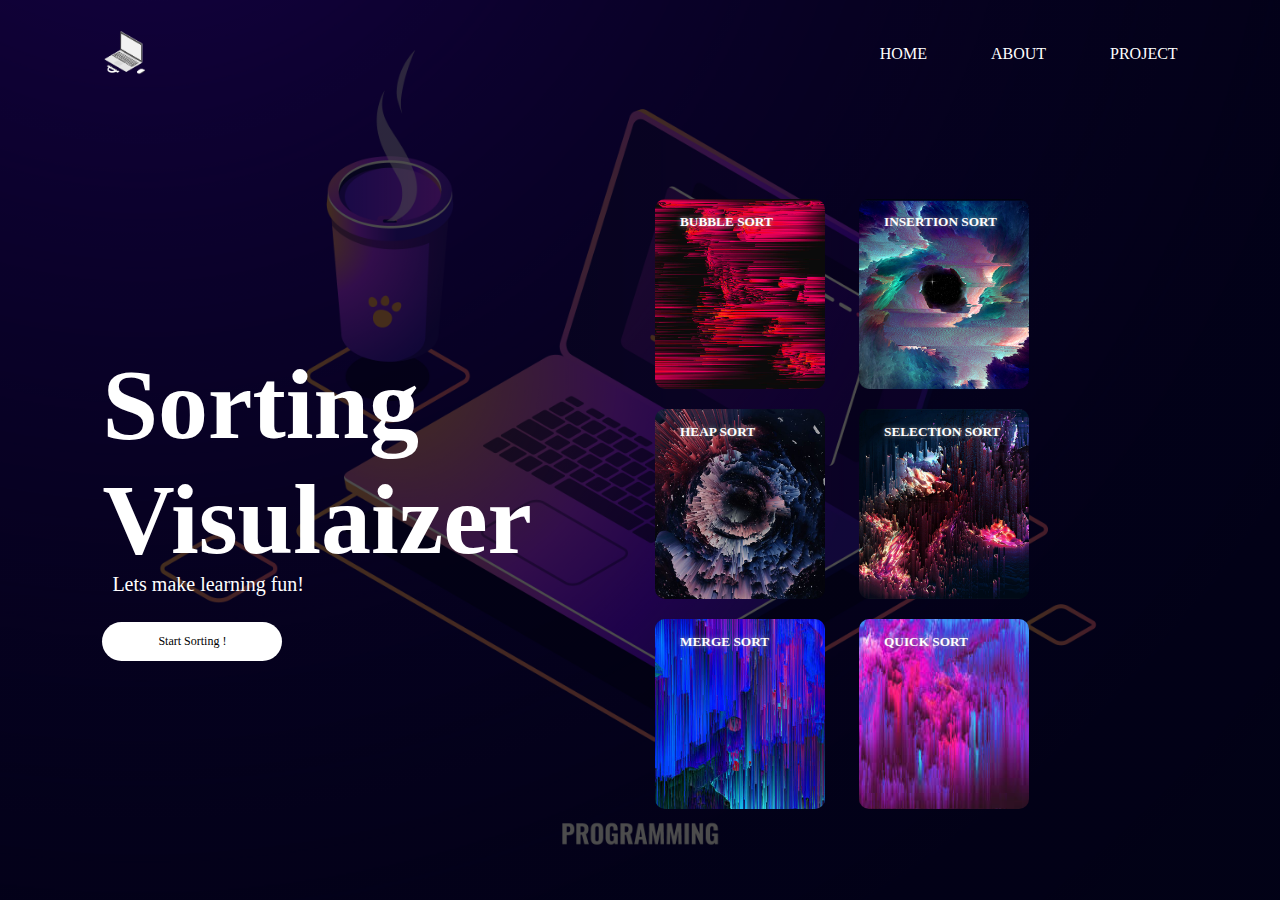
<file: index.html>
<!DOCTYPE html>
<html lang="en">
<head>
    <meta charset="UTF-8">
    <meta http-equiv="X-UA-Compatible" content="IE=edge">
    <meta name="viewport" content="width=device-width, initial-scale=1.0">
    <title>Sorting Visulaizer</title>
    <link rel="stylesheet" href="home.css">
    <link href="project.html">
</head>
<body>
    <div class="container">
       <div class="navbar">
          <img src="./logo.png" class="logo">
          <nav>
              <ul>
                  <li><a href="">HOME</a></li>
                  <li><a href="about (1).html">ABOUT</a></li>
                  <li><a href="project.html">PROJECT</a></li>
              </ul>
          </nav>
    </div>
    <div class="row">
        <div class="col">
            <h1>Sorting Visulaizer</h1>
            <p>Lets make learning fun!</p>
            <button onclick="window.location.href='default.html';">Start Sorting !</button>
        </div>
    <div class="col">
        <div class="card card1">
            <h5>BUBBLE SORT</h5>
            <button onclick="window.location.href='bubblesort.html';"></button>
            <p>  </p>
        </div>
        <div class="card card2">
            <h5>INSERTION SORT</h5>
            <button onclick="window.location.href='insertion.html';"></button>
            <p></p>
        </div>
        <div class="card card3">
            <h5>HEAP SORT</h5>
            <button onclick="window.location.href='heapsort.html';"></button>
            <p></p>
        </div>
        <div class="card card4">
            <h5>SELECTION SORT</h5>
            <button onclick="window.location.href='selectionsort.html';"></button>
            <p></p>
        </div>
        <div class="card card5">
            <h5>MERGE SORT</h5>
            <button onclick="window.location.href='mergesort.html';"></button>
            <p></p>
        </div>
        <div class="card card6">
            <h5>QUICK SORT</h5>
            <button onclick="window.location.href='quicksort.html';"></button>
            <p></p>
        </div>
    </div>
</body>
</html>
</file>
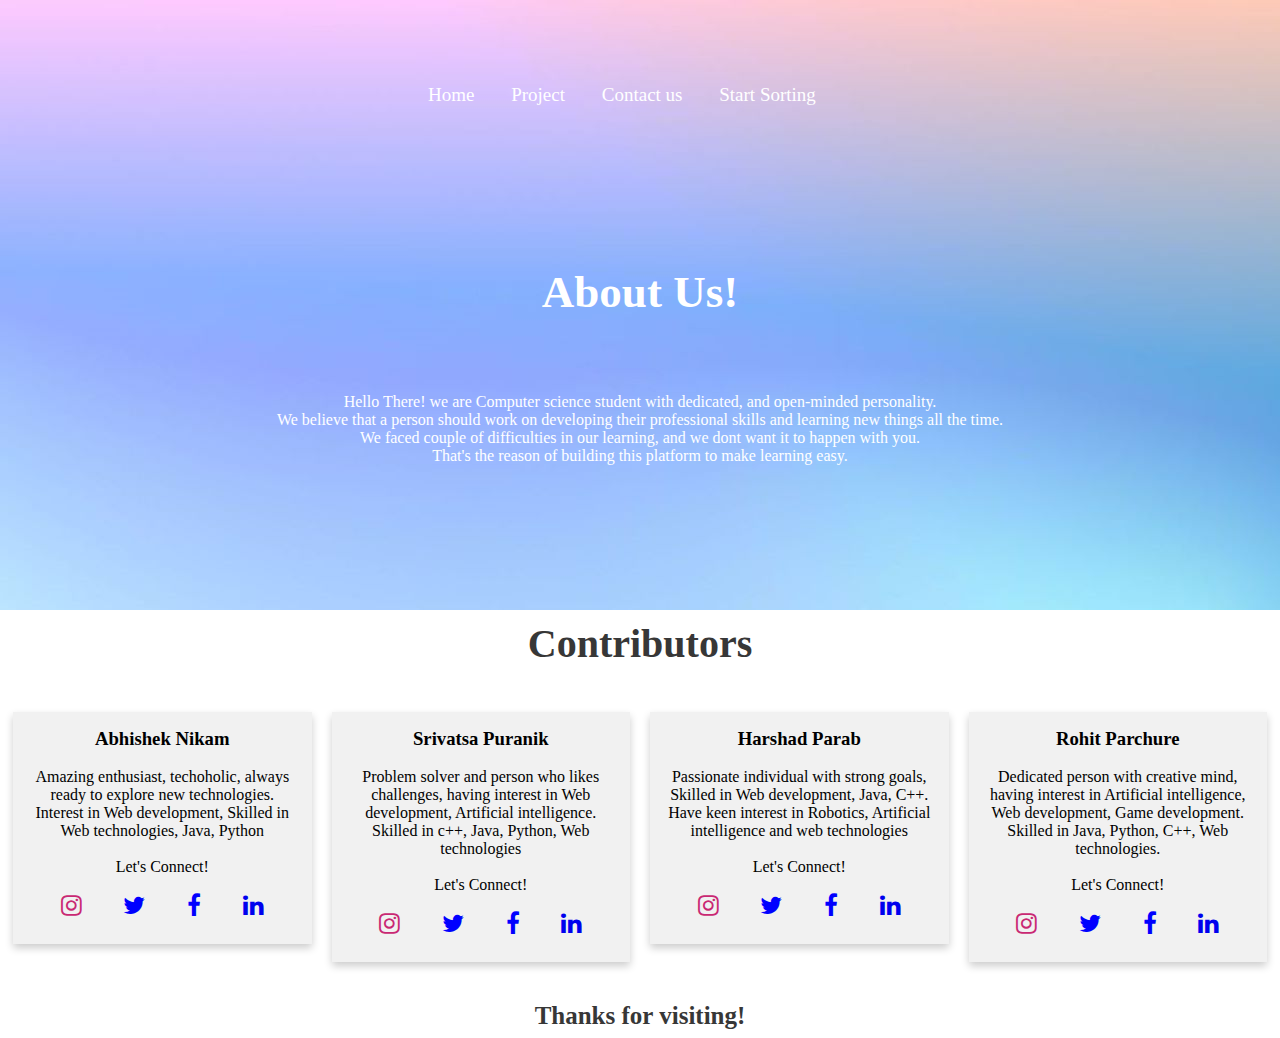
<file: about (1).html>
<!DOCTYPE html>
<html lang="en">

<head>
    <meta charset="UTF-8">
    <meta http-equiv="X-UA-Compatible" content="IE=edge">
    <meta name="viewport" content="width=device-width, initial-scale=1.0">
    <link rel="stylesheet" href="https://cdnjs.cloudflare.com/ajax/libs/font-awesome/4.7.0/css/font-awesome.min.css">
    <title>About us</title>
    <style>
        body {
            background: url("about.jpg");
            background-repeat: no-repeat;

        }

        body h1 {
            text-align: center;
            margin: 160px 0px 50px 0px;
            padding: 0px 0px 0px 0px;
            color: white;
            font-size: 45px;
            font-family: 'Times New Roman', Times, serif;
        }

        body p {
            color: white;
            text-align: center;
            margin: 75px 0px 0px 0px;
        }

        .navigation {
            width: 10px;
            color: white;
            display: block;
            width: 456px;
            margin: 84px auto;
            font-size: 19px;
        }

        .navigation a {
            padding: 16px;
            text-decoration: none;
            color: white;
        }

        .navigation a:hover {
            color: rgb(133, 128, 128);
        }

        section img {
            height: 700px;
            width: 600px;
            margin: 50px 0px 0px 0px;
        }

        section h2 {
            text-align: center;
            margin: 155px 0px 45px 0px;
            font-size: 40px;
            font-family: 'Times New Roman', Times, serif;
            color: rgb(55, 55, 55);
        }

        section .ss1 p {
            color: black;
            font-family: 'Times New Roman', Times, serif;
            margin: 200px 10px 0px 0px;
            float: right;
        }

        footer h3 {
            text-align: center;
            font-size: 25px;
            margin: 40px 0px 0px 0px;
            font-family: 'Times New Roman', Times, serif;
            color: rgb(55, 55, 55);

        }

        * {
            box-sizing: border-box;
        }

        /* Float four columns side by side */
        .column {
            float: left;
            width: 25%;
            padding: 0 10px;
        }

        /* Remove extra left and right margins, due to padding in columns */
        .row {
            margin: 0 -5px;
        }

        /* Clear floats after the columns */
        .row:after {
            content: "";
            display: table;
            clear: both;
        }

        /* Style the counter cards */
        .card {
            box-shadow: 0 4px 8px 0 rgba(0, 0, 0, 0.2);
            /* this adds the "card" effect */
            padding: 16px;
            text-align: center;
            background-color: #f1f1f1;
        }

        /* Responsive columns - one column layout (vertical) on small screens */
        @media screen and (max-width: 600px) {
            .column {
                width: 100%;
                display: block;
                margin-bottom: 20px;
            }
        }

        .column a {
            text-decoration: none;
            margin: 0px 56px 0px 0px;
            padding: 33px;
            border-radius: 50px;

        }

        .card p {
            color: black;
            margin: 0px 0px 0px 0px;
        }

        .card h3 {
            color: black;
            margin: 0px 0px 0px 0px;
        }

        .connect {
            display: flex;
            align-items: baseline;
            align-content: space-between;
            justify-content: space-evenly;
        }

        .connect a {
            text-decoration: none;
            margin: 7px 0px 0px 0px;
            padding: 10px;
            border-radius: 50px;
            font-size: 12px;

        }

        .connect a:hover {
            transform: scale(1.1);
        }

        .fa-instagram {
            color: rgb(201, 40, 115);
        }

        .fa-facebook {
            color: blue;
        }

        .fa-twitter {
            color: blue;
        }

        .fa-youtube {
            color: red;
        }
    </style>
</head>

<body>
    <nav class="navigation">
        <a href="home.html">Home</a>
        <a href="project.html">Project</a>
        <a href="#">Contact us</a>
        <a href="index.html">Start Sorting</a>
    </nav>
    <h1>About Us!</h1>
    <p>Hello There! we are Computer science student with dedicated, and open-minded personality. <br> We believe that a
        person should work on developing their professional skills and learning new things all the time. <br> We faced
        couple of difficulties in our learning, and we dont want it to happen with you. <br>That's the
        reason of building this platform to make learning easy.</p>

    <section>
        <h2>Contributors</h2>
        <div class="row">
            <div class="column">
                <div class="card">
                    <h3>Abhishek Nikam</h3>
                    <br>
                    <p>Amazing enthusiast, techoholic, always ready to explore new technologies. Interest in Web
                        development, Skilled in Web technologies, Java, Python <br><br> Let's Connect!</p>
                    <div class="connect">
                        <a href="#">
                            <i class="fa fa-2x  fa-instagram"></i>
                        </a>
                        <a href="#">
                            <i class="fa fa-2x fa-twitter"></i>
                        </a>
                        <a href="#">
                            <i class="fa fa-2x fa-facebook"></i>
                        </a>
                        <a href="#">
                            <i class="fa fa-2x fa-linkedin"></i>
                        </a>
                    </div>
                </div>
            </div>
            <div class="column">
                <div class="card">
                    <h3>Srivatsa Puranik </h3><br>
                    <p>Problem solver and person who likes challenges, having interest in Web development, Artificial
                        intelligence. Skilled in c++, Java, Python, Web technologies<br><br> Let's Connect!</p>
                    <div class="connect">
                        <a href="#">
                            <i class="fa fa-2x  fa-instagram"></i>
                        </a>
                        <a href="#">
                            <i class="fa fa-2x fa-twitter"></i>
                        </a>
                        <a href="#">
                            <i class="fa fa-2x fa-facebook"></i>
                        </a>
                        <a href="#">
                            <i class="fa fa-2x fa-linkedin"></i>
                        </a>
                    </div>
                </div>
            </div>
            <div class="column">
                <div class="card">
                    <h3>Harshad Parab </h3><br>
                    <p>Passionate individual with strong goals, Skilled in Web development, Java, C++. Have keen
                        interest in Robotics, Artificial intelligence and web technologies<br><br> Let's Connect!</p>
                    <div class="connect">
                        <a href="#">
                            <i class="fa fa-2x  fa-instagram"></i>
                        </a>
                        <a href="#">
                            <i class="fa fa-2x fa-twitter"></i>
                        </a>
                        <a href="#">
                            <i class="fa fa-2x fa-facebook"></i>
                        </a>
                        <a href="#">
                            <i class="fa fa-2x fa-linkedin"></i>
                        </a>
                    </div>
                </div>
            </div>
            <div class="column">
                <div class="card">
                    <h3>Rohit Parchure </h3><br>
                    <p>Dedicated person with creative mind, having interest in Artificial intelligence, Web development,
                        Game development. Skilled in Java, Python, C++, Web technologies.<br><br> Let's Connect!</p>
                    <div class="connect">
                        <a href="#">
                            <i class="fa fa-2x  fa-instagram"></i>
                        </a>
                        <a href="#">
                            <i class="fa fa-2x fa-twitter"></i>
                        </a>
                        <a href="#">
                            <i class="fa fa-2x fa-facebook"></i>
                        </a>
                        <a href="#">
                            <i class="fa fa-2x fa-linkedin"></i>
                        </a>
                    </div>
                </div>
            </div>
        </div>
    </section>
    <footer>
        <h3>Thanks for visiting!</h3>
    </footer>
</body>

</html>
</file>
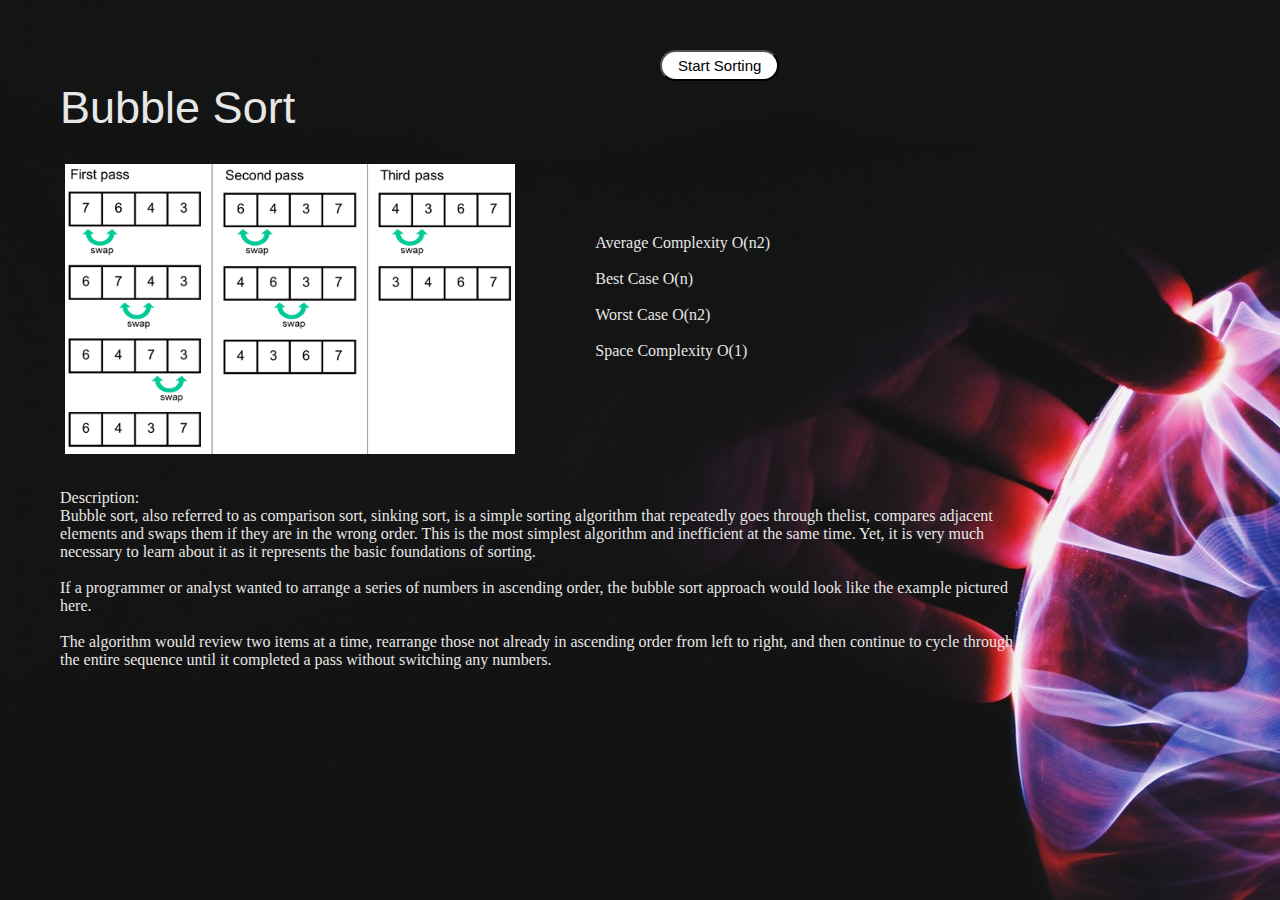
<file: bubblesort.html>
<!DOCTYPE html>
<html lang="en">

<head>
    <meta charset="UTF-8">
    <meta http-equiv="X-UA-Compatible" content="IE=edge">
    <meta name="viewport" content="width=device-width, initial-scale=1.0">
    <title>Bubble Sort</title>
    <style>
        body {
            margin: auto;
            padding: auto;
            background: url("bubble.jpg");
            height: auto;
            width: auto;
            background-repeat: no-repeat;
        }
        section div {
            font-size: 45px;
            font-family: sans-serif;
            color: rgb(231, 231, 231);
            margin: 1px 190px 0px 60px;
        }
        article img {
            width: 450px;
            padding: 30px;
            margin: 0px 0px 0px 35px;

        }
        .description {
    
            color: rgb(231, 231, 231);
            width: 961px;
            margin: 1px 15px 0px 60px;
        }
        article p{
            color: rgb(231, 231, 231);;
            float: right;
            padding: 0px 0px 0px 0px;
            margin: 100px 510px 0px 0px;
        }
        .nav button{
            border-radius: 55px;
            border-color: black;
            background-color: white;
            border-width: 2px;
            font-family: sans-serif;
            font-size: 15px;
            padding: 5px 16px 5px 16px;
            margin:  50px 0px 0px 660px;
        }
        .nav button:hover{
            color: white;
            background-color: black;
            border-color: white;
        }
    </style>
</head>

<body>
    <div class="nav">
        <button onclick="window.location.href='index.html';">Start Sorting</button>
    </div>
    <section>
        <div>
            Bubble Sort
        </div>
    </section>

    <article>
        <p>
            Average Complexity O(n2) <br><br>
            Best Case O(n) <br><br>
            Worst Case O(n2) <br><br>
            Space Complexity O(1) <br><br>
        </p>
        <img src="sorting.png" alt="sorting">
    </article>

    <div class="description">
        Description:<br>
        Bubble sort, also referred to as comparison sort, sinking sort, is a simple sorting algorithm that repeatedly
        goes through thelist, compares adjacent elements and swaps them if they are in the wrong order. This is the most simplest
        algorithm and inefficient at the same time. Yet, it is very much necessary to learn about it as it represents
        the basic foundations of sorting.
        <br><br>
        If a programmer or analyst wanted to arrange a series of numbers in ascending order, the bubble sort approach
        would look like the example pictured here.
        <br><br>
        The algorithm would review two items at a time, rearrange those not already in ascending order from left to
        right, and then continue to cycle through the entire sequence until it completed a pass without switching any
        numbers.
    </div>
</body>

</html>
</file>
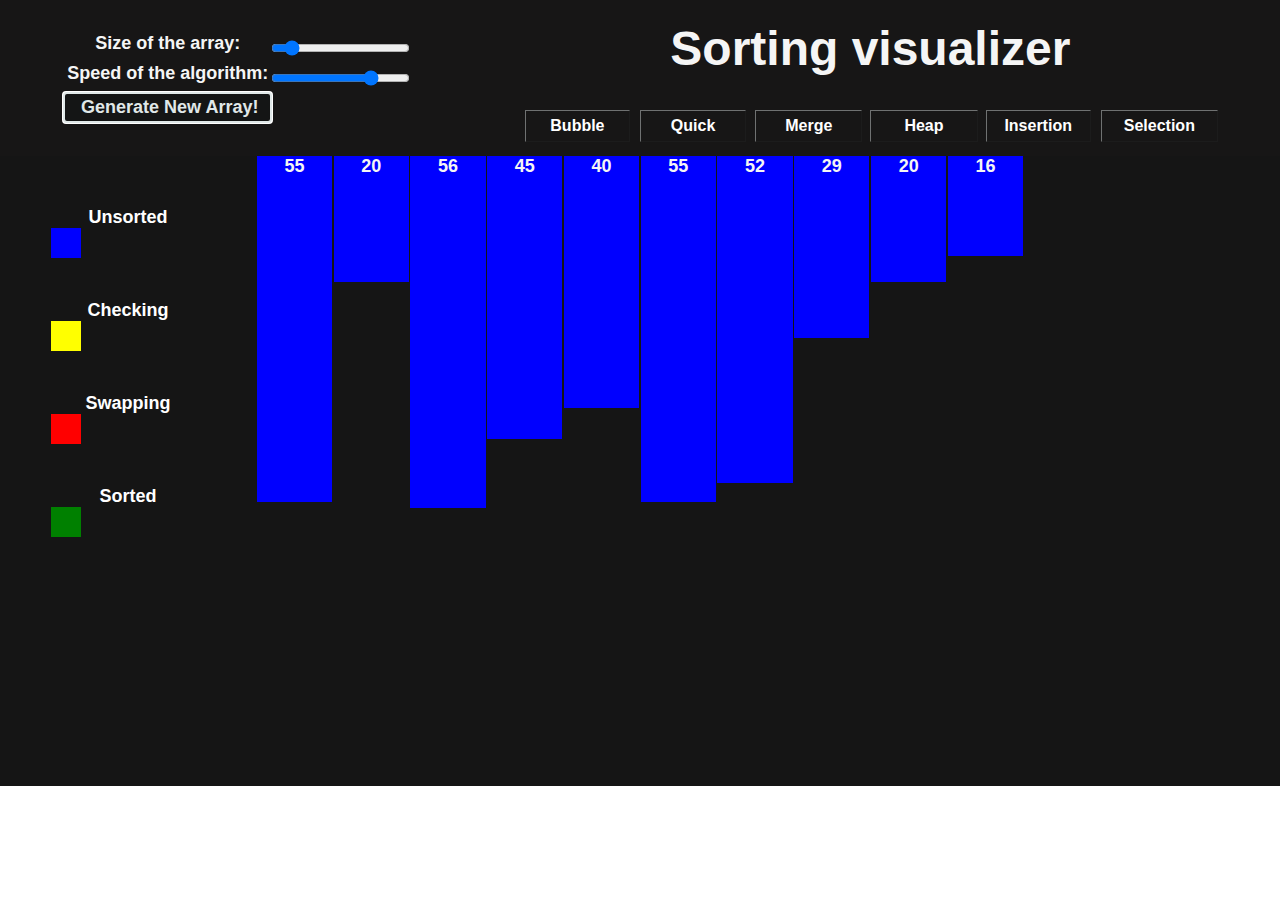
<file: default.html>
<!DOCTYPE html>
<html lang="en">
<head>
    <meta charset="UTF-8">
    <meta name="viewport" content="width=device-width, initial-scale=1.0">
    <title>Sorting Visualizer</title>
    <link rel="stylesheet" href="./css/style.css">
    
</head>
<body>

    <header>
        <nav>
            <div class="array-inputs">
                <p>Size of the array:</p>
                <input id="a_size" type="range" min="0" max="100" step="1" value="10">
                <p>Speed of the algorithm:</p>
                <input id="a_speed" type="range" min=1 max=5 step=1 value=4>
                <button id="a_generate">Generate New Array!</button>
            </div>
            <div class="header_right">
                <p class="nav-heading">Sorting visualizer</p>
                <div class="algos">
                    <button style="margin-right: 10px;">Bubble</button>
                    <button style="margin-right: 9px;">Quick</button>
                    <button style="margin-right: 8px;">Merge</button>
                    <button style="margin-right: 8px;">Heap</button>
                    <button style="margin-right: 10px;">Insertion</button>
                    <button style="margin-right: -2px;">Selection</button>
                </div>
            </div>
        </nav>
    </header>
    <section>
        <div id="Info_Cont1">
            <h1>Unsorted</h1>   
            <div class="triangle">
            </div>
            <br>
            <br>
            <h1>Checking</h1>
            <div class="rectangle"></div>
            <br>
            <br>
            <h1>Swapping</h1>
            <div class="circle"></div>
            <br>
            <br>
            <h1>Sorted</h1>
            <div class="square">
            </div>
        </div>
        <div id="array_container"> 
        </div>
        <div id="Info_Cont2">
        </div>
    </section>
    <footer>
    </footer>

    <script src="./scripts/main.js"></script>   
    <script src="./scripts/visualizations.js"></script> 
    <script src="./scripts/bubble_sort.js"></script>
    <script src="./scripts/selection_sort.js"></script>
    <script src="./scripts/insertion_sort.js"></script>
    <script src="./scripts/merge_sort.js"></script>
    <script src="./scripts/quick_sort.js"></script>
    <script src="./scripts/heap_sort.js"></script>
</body>


</html>
</file>
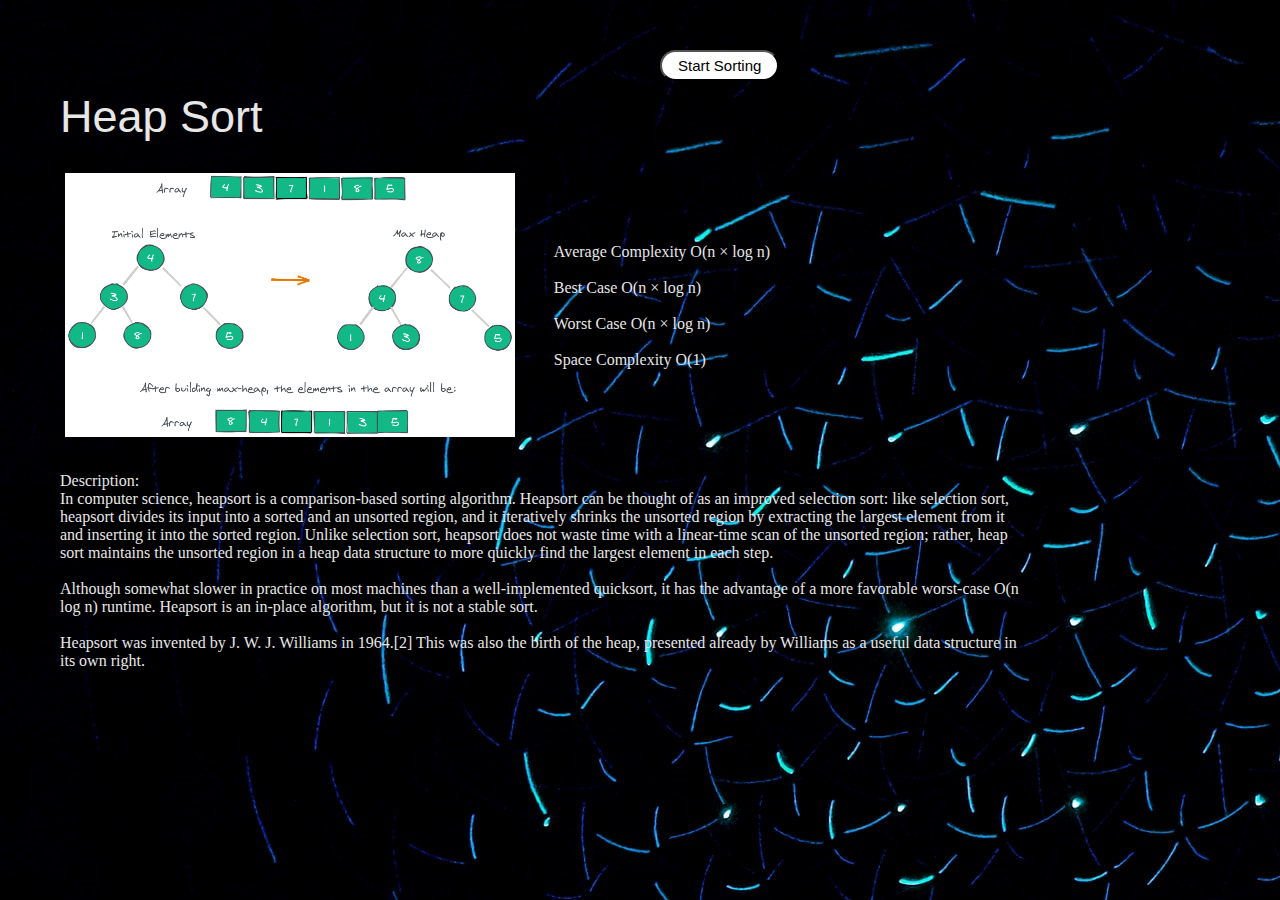
<file: heapsort.html>
<!DOCTYPE html>
<html lang="en">

<head>
    <meta charset="UTF-8">
    <meta http-equiv="X-UA-Compatible" content="IE=edge">
    <meta name="viewport" content="width=device-width, initial-scale=1.0">
    <title>Heap Sort</title>
    <style>
        body {
            margin: auto;
            padding: auto;
            background: url("heap.jpg");
            height: auto;
            width: auto;
            background-repeat: no-repeat;
        }

        section div {
            font-size: 45px;
            font-family: sans-serif;
            color: rgb(231, 231, 231);
            margin: 10px 190px 0px 60px;
        }

        article img {
            width: 450px;
            padding: 30px;
            margin: 0px 0px 0px 35px;

        }

        .description {

            color: rgb(231, 231, 231);
            width: 961px;
            margin: 1px 15px 0px 60px;
        }

        article p {
            color: rgb(231, 231, 231);
            float: right;
            padding: 0px 0px 0px 0px;
            margin: 100px 510px 0px 0px;
        }
        .nav button{
            border-radius: 55px;
            border-color: black;
            background-color: white;
            border-width: 2px;
            font-family: sans-serif;
            font-size: 15px;
            padding: 5px 16px 5px 16px;
            margin:  50px 0px 0px 660px;
        }
        .nav button:hover{
            color: white;
            background-color: black;
            border-color: white;
        }
    </style>
</head>

<body>
    <div class="nav">
        <button onclick="window.location.href='index.html';">Start Sorting</button>
    </div>
    <section>
        <div>
            Heap Sort
        </div>
    </section>

    <article>
        <p>
            Average Complexity O(n × log n) <br><br>
            Best Case O(n × log n) <br><br>
            Worst Case O(n × log n) <br><br>
            Space Complexity O(1) <br><br>
        </p>
        <img src="heapsort.png" alt="sorting">
    </article>

    <div class="description">
        Description:<br>
        In computer science, heapsort is a comparison-based sorting algorithm. Heapsort can be thought of as an improved selection sort: like selection sort, heapsort divides its input into a sorted and an unsorted region, and it iteratively shrinks the unsorted region by extracting the largest element from it and inserting it into the sorted region. Unlike selection sort, heapsort does not waste time with a linear-time scan of the unsorted region; rather, heap sort maintains the unsorted region in a heap data structure to more quickly find the largest element in each step.
        <br><br>
        Although somewhat slower in practice on most machines than a well-implemented quicksort, it has the advantage of a more favorable worst-case O(n log n) runtime. Heapsort is an in-place algorithm, but it is not a stable sort.
        <br><br>
        Heapsort was invented by J. W. J. Williams in 1964.[2] This was also the birth of the heap, presented already by Williams as a useful data structure in its own right.
    </div>
</body>

</html>
</file>
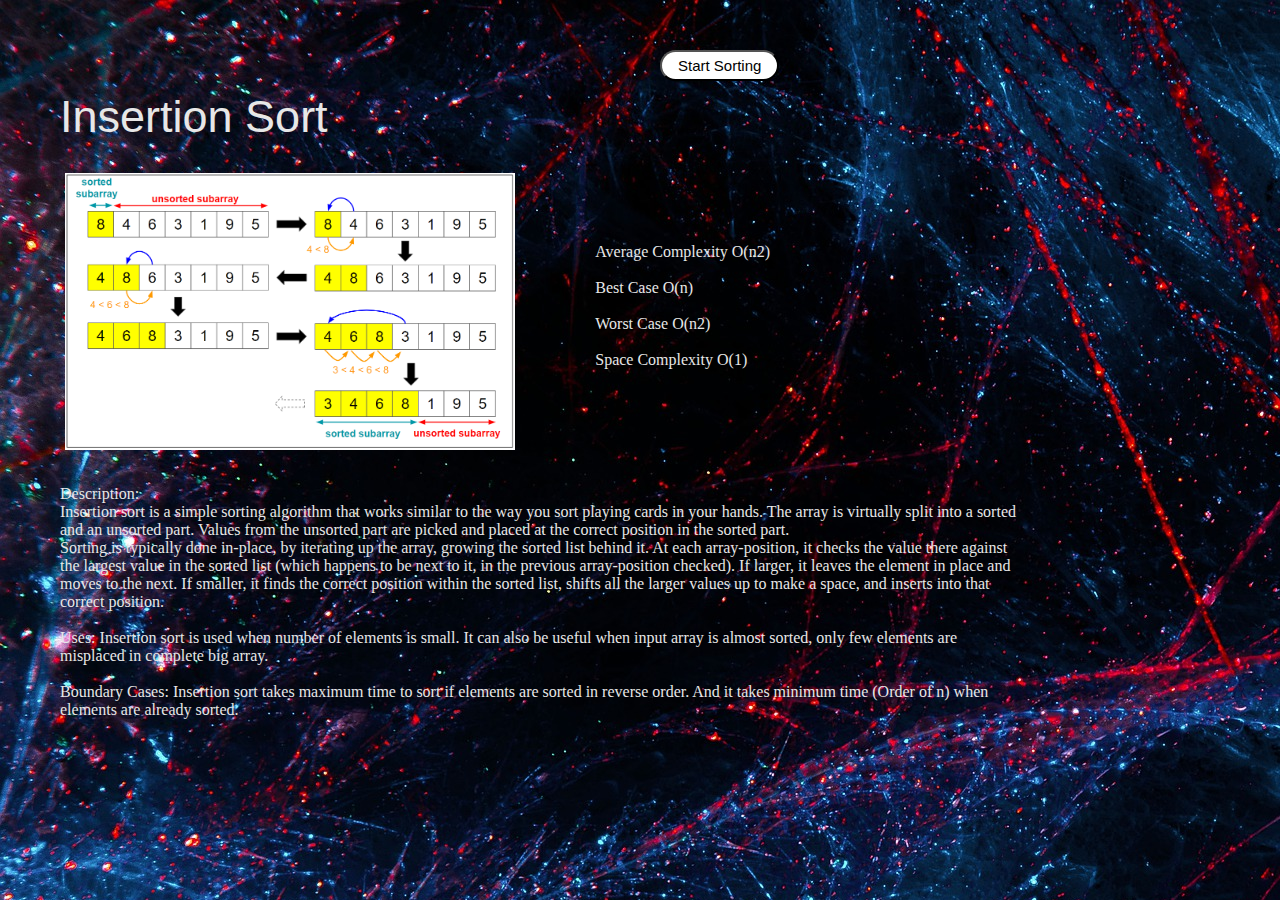
<file: insertion.html>
<!DOCTYPE html>
<html lang="en">

<head>
    <meta charset="UTF-8">
    <meta http-equiv="X-UA-Compatible" content="IE=edge">
    <meta name="viewport" content="width=device-width, initial-scale=1.0">
    <title>Insertion Sort</title>
    <style>
        body {
            margin: auto;
            padding: auto;
            background: url("insert.jpg");
            height: auto;
            width: auto;
            background-repeat: no-repeat;
        }

        section div {
            font-size: 45px;
            font-family: sans-serif;
            color: rgb(231, 231, 231);
            margin: 10px 190px 0px 60px;
        }

        article img {
            width: 450px;
            padding: 30px;
            margin: 0px 0px 0px 35px;

        }

        .description {

            color: rgb(231, 231, 231);
            width: 961px;
            margin: 1px 15px 0px 60px;
        }

        article p {
            color: rgb(231, 231, 231);
            float: right;
            padding: 0px 0px 0px 0px;
            margin: 100px 510px 0px 0px;
        }
        .nav button{
            border-radius: 55px;
            border-color: black;
            background-color: white;
            border-width: 2px;
            font-family: sans-serif;
            font-size: 15px;
            padding: 5px 16px 5px 16px;
            margin:  50px 0px 0px 660px;
        }
        .nav button:hover{
            color: white;
            background-color: black;
            border-color: white;
        }
    </style>
</head>

<body>
    <div class="nav">
        <button onclick="window.location.href='index.html';">Start Sorting</button>
    </div>
    <section>
        <div>
            Insertion Sort
        </div>
    </section>

    <article>
        <p>
            Average Complexity O(n2) <br><br>
            Best Case O(n) <br><br>
            Worst Case O(n2) <br><br>
            Space Complexity O(1) <br><br>
        </p>
        <img src="insertionsort.png" alt="sorting">
    </article>

    <div class="description">
        Description:<br>
        Insertion sort is a simple sorting algorithm that works similar to the way you sort playing cards in your hands.
        The array is virtually split into a sorted and an unsorted part. Values from the unsorted part are picked and
        placed at the correct position in the sorted part.
        <br>
         Sorting is typically done in-place, by iterating up the
        array, growing the sorted list behind it. At each array-position, it checks the value there against the largest
        value in the sorted list (which happens to be next to it, in the previous array-position checked). If larger, it
        leaves the element in place and moves to the next. If smaller, it finds the correct position within the sorted
        list, shifts all the larger values up to make a space, and inserts into that correct position.
        <br><br>
        Uses: Insertion sort is used when number of elements is small. It can also be useful when input array is almost
        sorted, only few elements are misplaced in complete big array.
        <br><br>
        Boundary Cases: Insertion sort takes maximum time to sort if elements are sorted in reverse order. And it takes
        minimum time (Order of n) when elements are already sorted.
    </div>
</body>

</html>
</file>
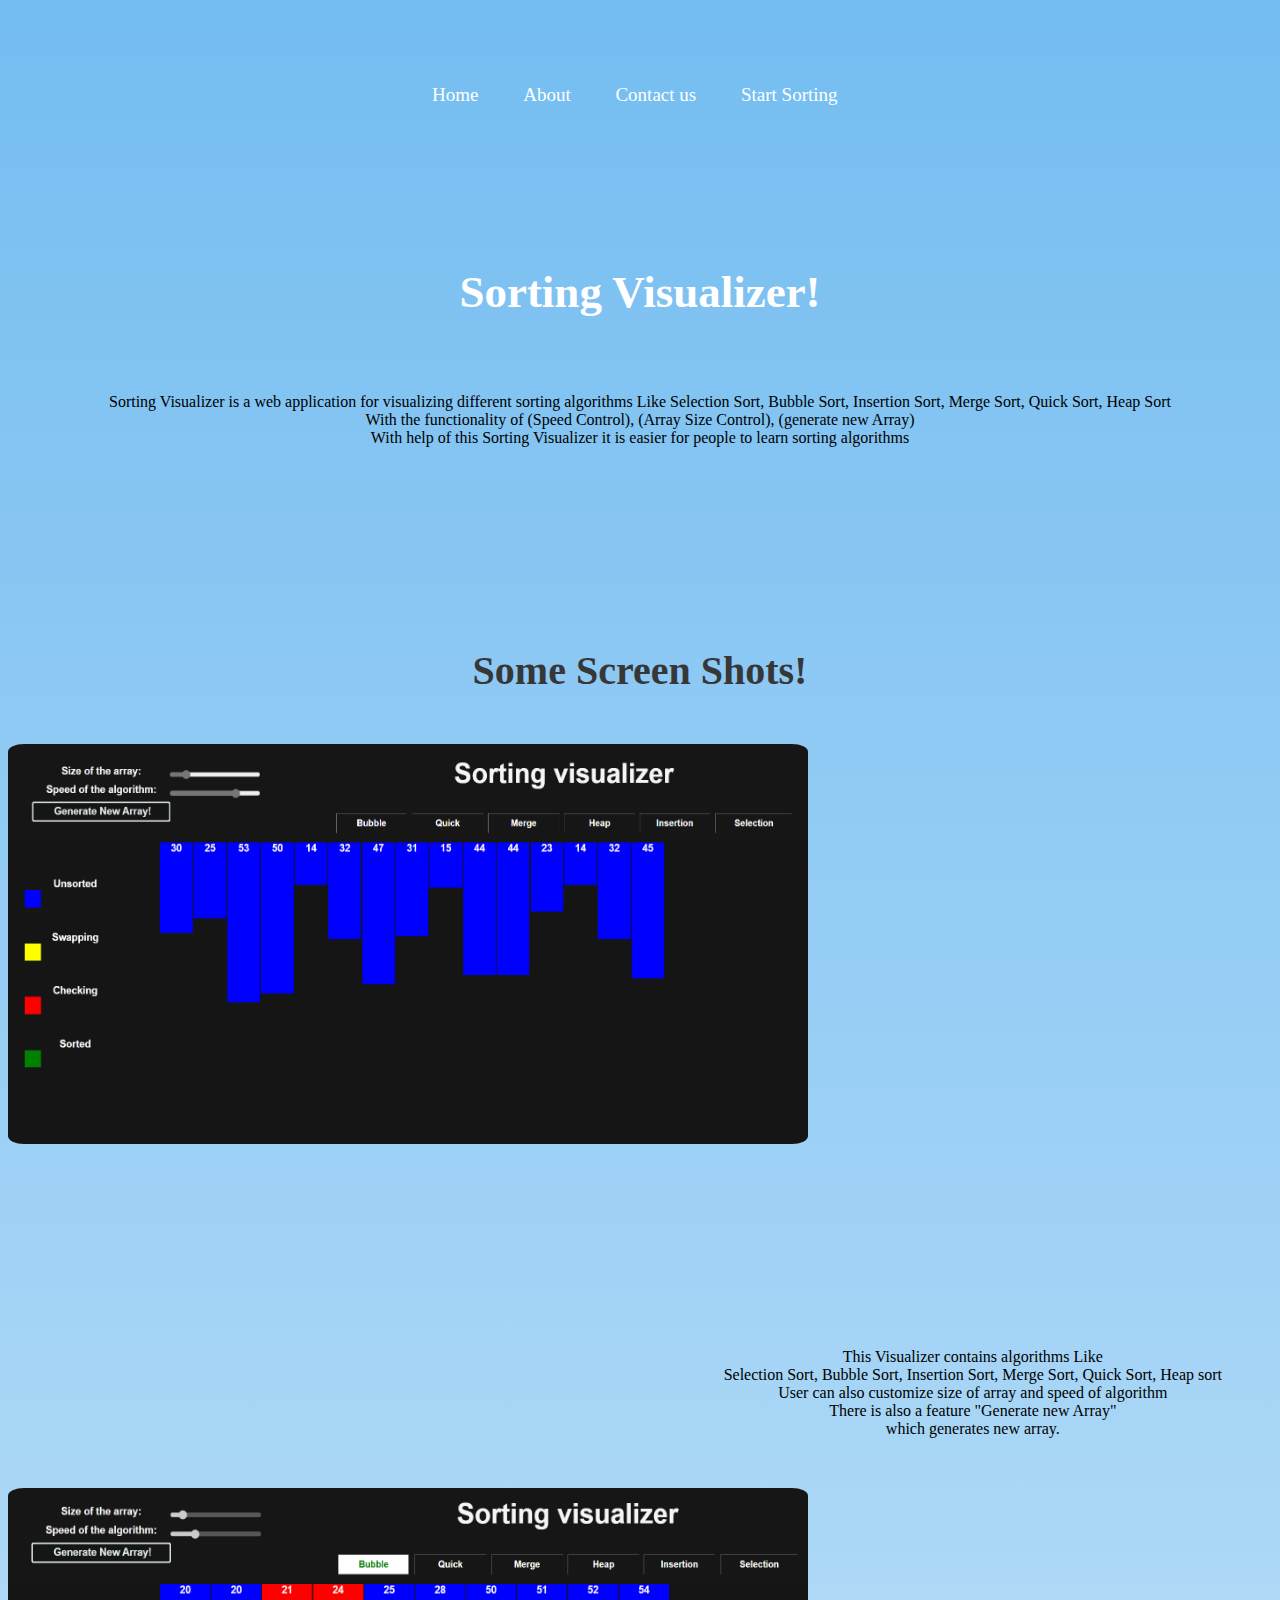
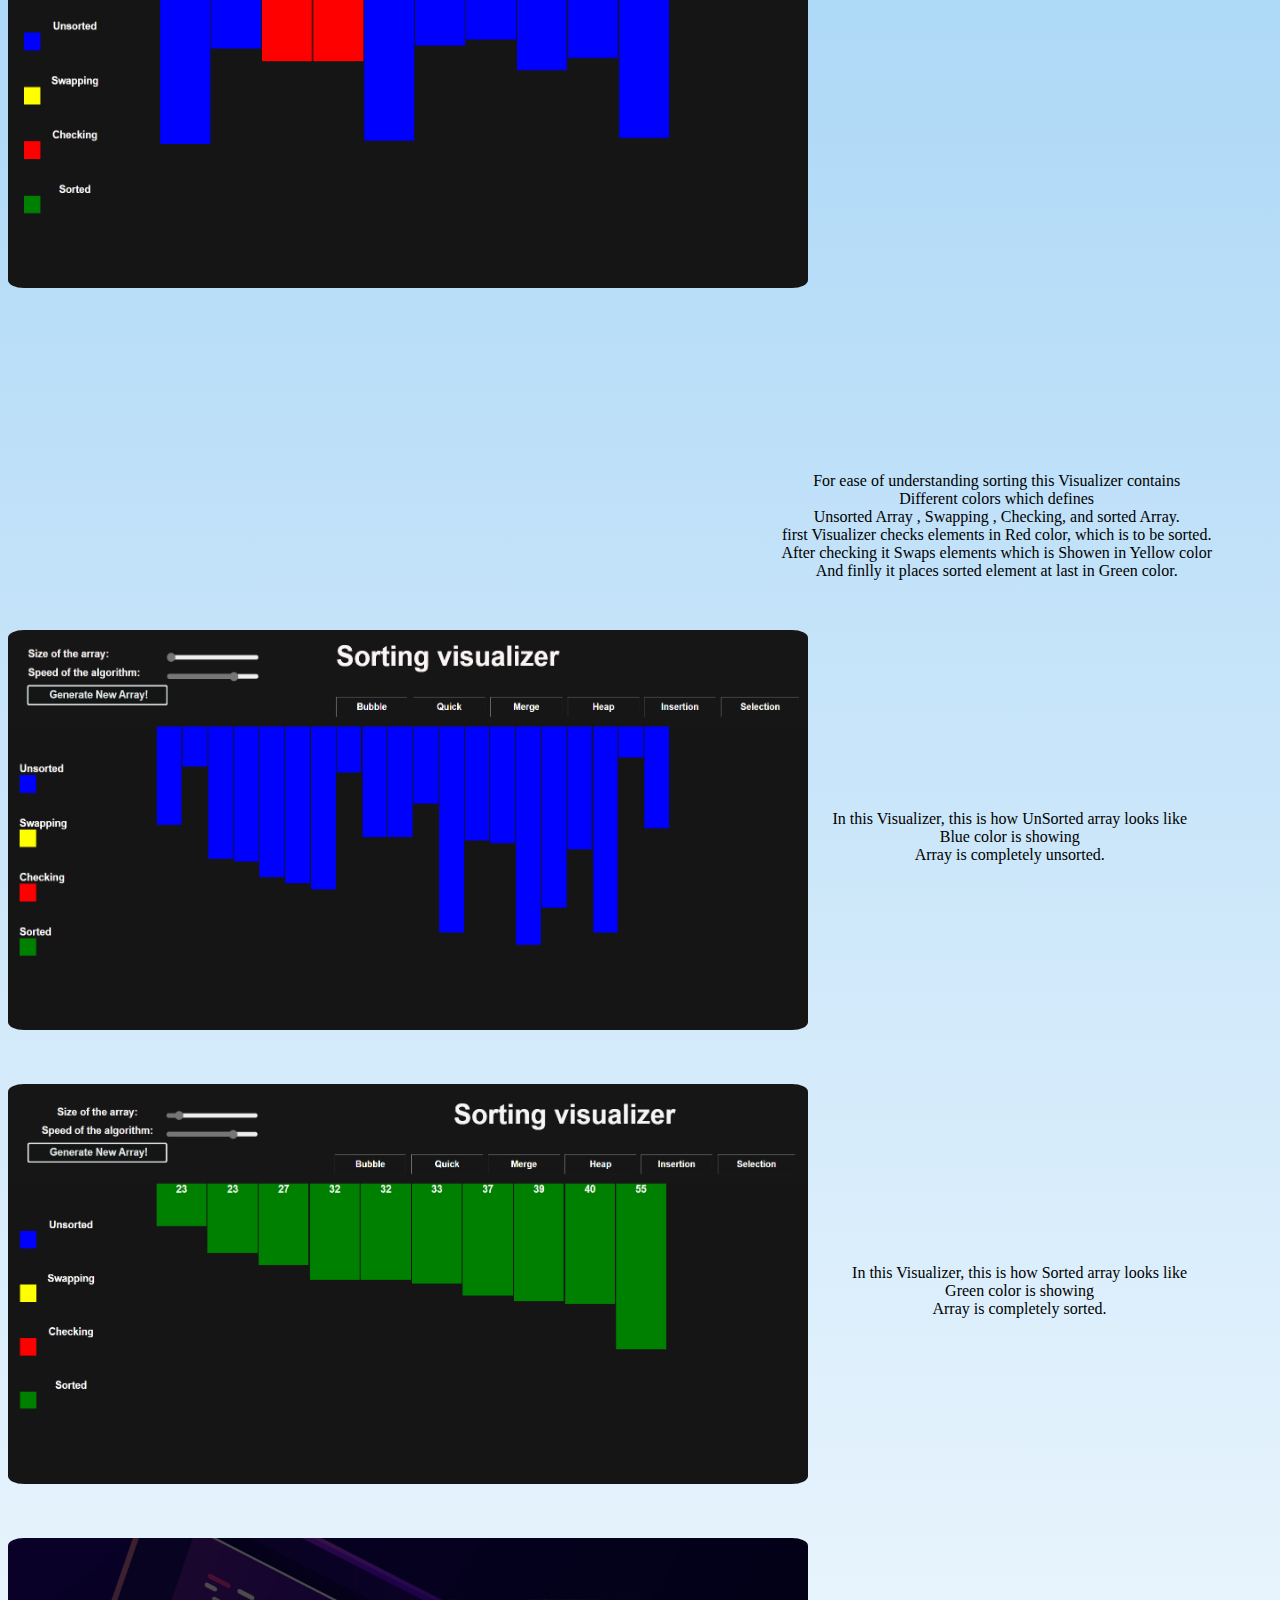
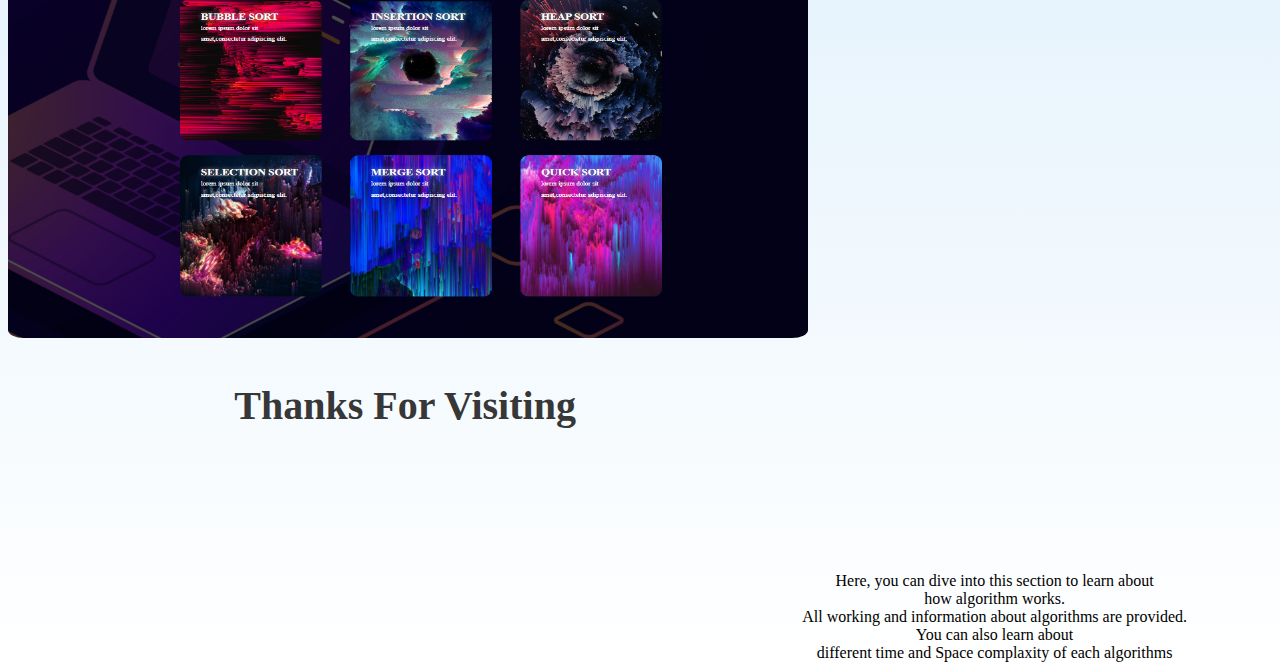
<file: project.html>
<!DOCTYPE html>
<html lang="en">

<head>
    <meta charset="UTF-8">
    <meta http-equiv="X-UA-Compatible" content="IE=edge">
    <meta name="viewport" content="width=device-width, initial-scale=1.0">
    <title>Project</title>
    <style>
        body {
            background: url("project.jpg");
            background-repeat: no-repeat;
            background-size: cover;
            background:linear-gradient(rgb(116, 189, 241),white);
        }

        body h1 {
            text-align: center;
            margin: 160px 0px 50px 0px;
            padding: 0px 0px 0px 0px;
            color: white;
            font-size: 45px;
            font-family: 'Times New Roman', Times, serif;
        }

        body p {
            color: black;
            text-align: center;
            margin: 75px 0px 0px 0px;
        }

        .navigation {
            width: 10px;
            color: white;
            display: block;
            width: 456px;
            margin: 84px auto;
            font-size: 19px;
        }

        .navigation a {
            padding: 20px;
            text-decoration: none;
            color: white;
        }

        .navigation a:hover {
            color: rgb(133, 128, 128);
        }

        section img {
            height: 400px;
            width: 800px;
            margin: 50px 0px 0px 0px;
        }

        section h2 {
            text-align: center;
            margin: 200px 0px 0px 0px;
            font-size: 40px;
            font-family: 'Times New Roman', Times, serif;
            color: rgb(55, 55, 55);
        }

        section .ss1 p {
            color: black;
            font-family: 'Times New Roman', Times, serif;
            margin: 200px 50px 0px 0px;
            float: right;
        }

        section img{
            border-radius: 2%;
        }

        section .ss2 p {
            color: black;
            font-family: 'Times New Roman', Times, serif;
            margin: 180px 60px 0px 0px;
            float: right;
        }

        section .ss3 p {
            color: black;
            font-family: 'Times New Roman', Times, serif;
            margin: 230px 85px 0px 0px;
            float: right;
        }

        section .ss4 p {
            color: black;
            font-family: 'Times New Roman', Times, serif;
            margin: 230px 85px 0px 0px;
            float: right;
        }

        section .ss5 p {
            color: black;
            font-family: 'Times New Roman', Times, serif;
            margin: 230px 85px 0px 0px;
            float: right;
        }

        footer h3 {
            text-align: center;
            font-size: 40px;
            font-family: 'Times New Roman', Times, serif;
            color: rgb(55, 55, 55);

        }
    </style>
</head>

<body>
    <nav class="navigation">
        <a href="home.html">Home</a>
        <a href="#">About</a>
        <a href="#">Contact us</a>
        <a href="index.html">Start Sorting</a>
    </nav>
    <h1>Sorting Visualizer!</h1>
    <p>Sorting Visualizer is a web application for visualizing different sorting algorithms Like Selection Sort,
        Bubble Sort, Insertion Sort, Merge Sort, Quick Sort, Heap Sort <br> With the functionality of (Speed Control),
        (Array Size Control), (generate new Array) <br> With help of this Sorting Visualizer it is easier for people to
        learn sorting
        algorithms </p>

    <section>
        <h2>Some Screen Shots!</h2>
        <div class="ss1"><img src="ss1.png" alt="">
            <p>This Visualizer contains algorithms Like <br> Selection Sort,
                Bubble Sort, Insertion Sort, Merge Sort, Quick Sort, Heap sort <br> User can also customize size of
                array
                and speed of algorithm <br> There is also a feature "Generate new Array" <br> which generates new array.
            </p>
        </div>

        <div class="ss2"><img src="ss2.png" alt="">
            <p>For ease of understanding sorting this Visualizer contains <br> Different colors
                which defines <br> Unsorted Array , Swapping , Checking, and sorted Array. <br> first Visualizer checks
                elements in Red color, which is to be sorted. <br> After checking it Swaps elements which is Showen in
                Yellow color <br> And finlly it places sorted element at last in Green color. </p>
        </div>

        <div class="ss3"><img src="ss4.png" alt="">
            <p>In this Visualizer, this is how UnSorted array looks like <br> Blue color
                is showing <br> Array is completely unsorted. </p>
        </div>

        <div class="ss4"><img src="ss3.png" alt="">
            <p>In this Visualizer, this is how Sorted array looks like <br> Green color
                is showing <br> Array is completely sorted. </p>
        </div>
        <div class="ss5"><img src="ss5.png" alt="">
            <p>Here, you can dive into this section to learn about <br> how algorithm works. <br> All working and
                information about algorithms are provided. <br> You can also learn about <br> different time and Space
                complaxity
                of each algorithms</p>
        </div>
    </section>
    <footer>
        <h3>Thanks For Visiting</h3>
    </footer>
</body>

</html>
</file>
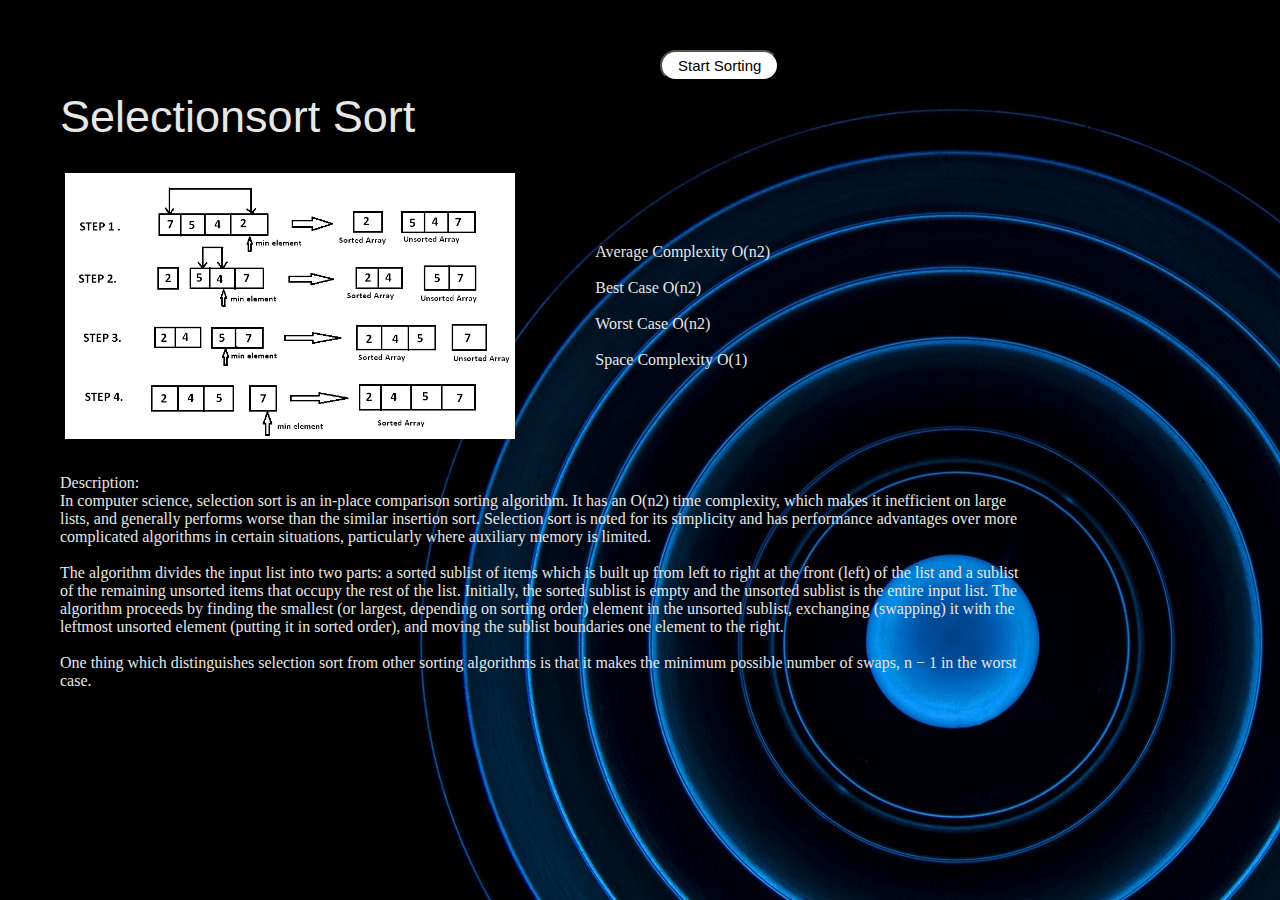
<file: selectionsort.html>
<!DOCTYPE html>
<html lang="en">

<head>
    <meta charset="UTF-8">
    <meta http-equiv="X-UA-Compatible" content="IE=edge">
    <meta name="viewport" content="width=device-width, initial-scale=1.0">
    <title>Selectionsort Sort</title>
    <style>
        body {
            margin: auto;
            padding: auto;
            background: url("selection.jpg");
            height: auto;
            width: auto;
            background-repeat: no-repeat;
        }

        section div {
            font-size: 45px;
            font-family: sans-serif;
            color: rgb(231, 231, 231);
            margin: 10px 190px 0px 60px;
        }

        article img {
            width: 450px;
            padding: 30px;
            margin: 0px 0px 0px 35px;

        }

        .description {

            color: rgb(231, 231, 231);
            width: 961px;
            margin: 1px 15px 0px 60px;
        }

        article p {
            color: rgb(231, 231, 231);
            float: right;
            padding: 0px 0px 0px 0px;
            margin: 100px 510px 0px 0px;
        }
        .nav button{
            border-radius: 55px;
            border-color: black;
            background-color: white;
            border-width: 2px;
            font-family: sans-serif;
            font-size: 15px;
            padding: 5px 16px 5px 16px;
            margin:  50px 0px 0px 660px;
        }
        .nav button:hover{
            color: white;
            background-color: black;
            border-color: white;
        }
    </style>
</head>

<body>
    <div class="nav">
        <button onclick="window.location.href='index.html';">Start Sorting</button>
    </div>
    <section>
        <div>
            Selectionsort Sort
        </div>
    </section>

    <article>
        <p>
            Average Complexity O(n2) <br><br>
            Best Case O(n2) <br><br>
            Worst Case O(n2) <br><br>
            Space Complexity O(1) <br><br>
        </p>
        <img src="selectionsort.png" alt="sorting">
    </article>

    <div class="description">
        Description:<br>
        In computer science, selection sort is an in-place comparison sorting algorithm. It has an O(n2) time
        complexity, which makes it inefficient on large lists, and generally performs worse than the similar insertion
        sort. Selection sort is noted for its simplicity and has performance advantages over more complicated algorithms
        in certain situations, particularly where auxiliary memory is limited.
        <br><br>
        The algorithm divides the input list into two parts: a sorted sublist of items which is built up from left to
        right at the front (left) of the list and a sublist of the remaining unsorted items that occupy the rest of the
        list. Initially, the sorted sublist is empty and the unsorted sublist is the entire input list. The algorithm
        proceeds by finding the smallest (or largest, depending on sorting order) element in the unsorted sublist,
        exchanging (swapping) it with the leftmost unsorted element (putting it in sorted order), and moving the sublist
        boundaries one element to the right.
        <br><br>
        One thing which distinguishes selection sort from other sorting algorithms is that it makes the minimum possible number of swaps, n − 1 in the worst case.
    </div>
</body>

</html>
</file>
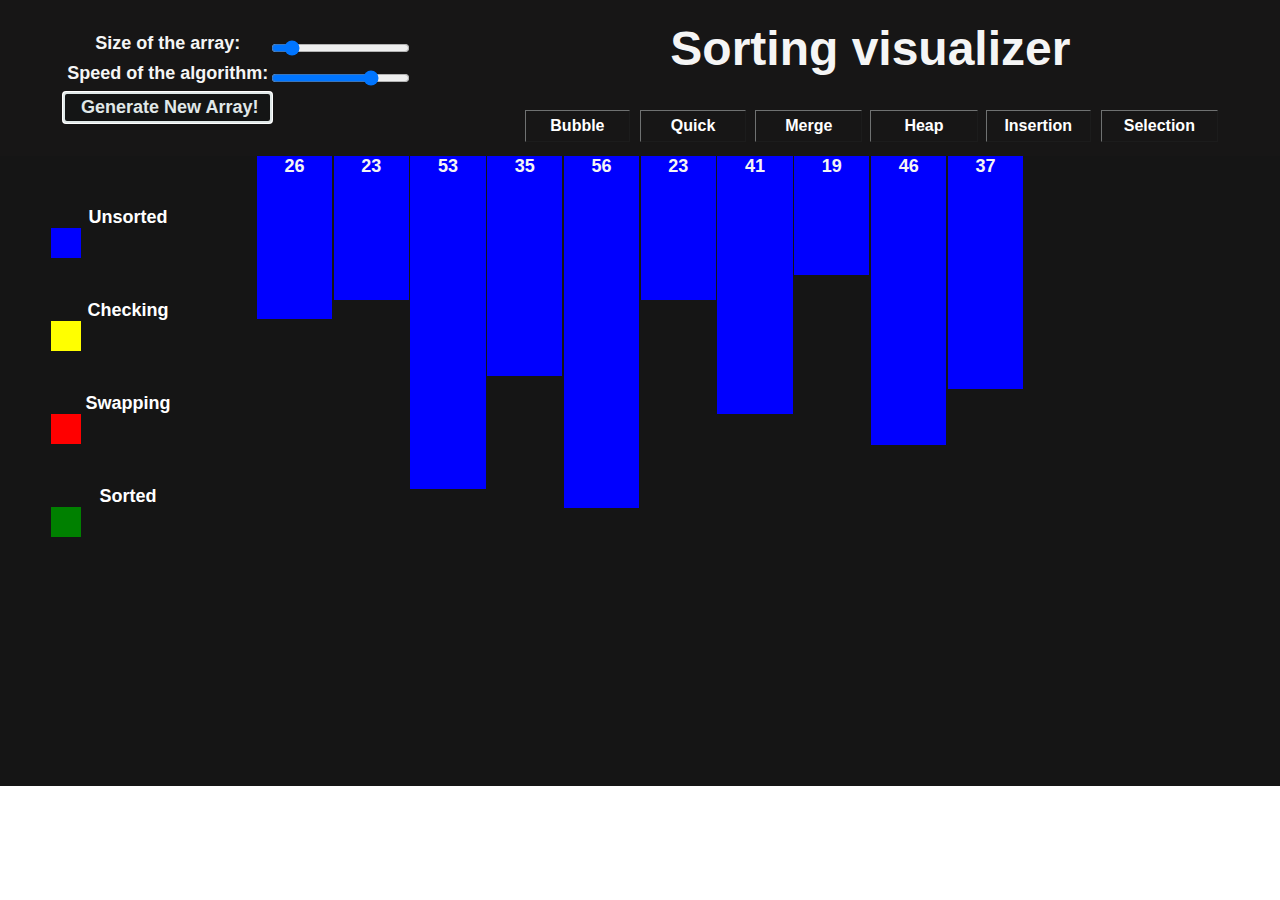
<file: Sort.html>
<!DOCTYPE html>
<html lang="en">
<head>
    <meta charset="UTF-8">
    <meta name="viewport" content="width=device-width, initial-scale=1.0">
    <title>Sorting Visualizer</title>
    <link rel="stylesheet" href="./css/style.css">
    
</head>
<body>

    <header>
        <nav>
            <div class="array-inputs">
                <p>Size of the array:</p>
                <input id="a_size" type="range" min="0" max="100" step="1" value="10">
                <p>Speed of the algorithm:</p>
                <input id="a_speed" type="range" min=1 max=5 step=1 value=4>
                <button id="a_generate">Generate New Array!</button>
            </div>
            <div class="header_right">
                <p class="nav-heading">Sorting visualizer</p>
                <div class="algos">
                    <button style="margin-right: 10px;">Bubble</button>
                    <button style="margin-right: 9px;">Quick</button>
                    <button style="margin-right: 8px;">Merge</button>
                    <button style="margin-right: 8px;">Heap</button>
                    <button style="margin-right: 10px;">Insertion</button>
                    <button style="margin-right: -2px;">Selection</button>
                </div>
            </div>
        </nav>
    </header>
    <section>
        <div id="Info_Cont1">
            <h1>Unsorted</h1>   
            <div class="triangle">
            </div>
            <br>
            <br>
            <h1>Checking</h1>
            <div class="rectangle"></div>
            <br>
            <br>
            <h1>Swapping</h1>
            <div class="circle"></div>
            <br>
            <br>
            <h1>Sorted</h1>
            <div class="square">
            </div>
        </div>
        <div id="array_container"> 
        </div>
        <div id="Info_Cont2">
        </div>
    </section>
    <footer>
    </footer>

    <script src="./scripts/main.js"></script>   
    <script src="./scripts/visualizations.js"></script> 
    <script src="./scripts/bubble_sort.js"></script>
    <script src="./scripts/selection_sort.js"></script>
    <script src="./scripts/insertion_sort.js"></script>
    <script src="./scripts/merge_sort.js"></script>
    <script src="./scripts/quick_sort.js"></script>
    <script src="./scripts/heap_sort.js"></script>
</body>


</html>
</file>
<file: home.css>
*{
    margin: 0;
    padding: 0;
    font-family: 'Roboto','sans-serif';
}
.container{
    width: 100%;
    height: 100vh;
    background-image: linear-gradient(rgb(0,0,0,0.7),rgba(0,0,0,0.7)),url(./971.jpg);
    background-position: center;
    background-size: cover;
    padding-left: 8%;
    padding-right: 8%;
    box-sizing: border-box;
}
.navbar{
    height: 12%;
    display: flex;
    align-items: center;
}
.logo{
    width: 50px;
    cursor: pointer;
}
.menu-icon{
    width: 30px;
    cursor: pointer;
    margin-left: 40px;
}
nav{
    flex: 1;
    text-align: right;
}
nav ul li{
    list-style: none;
    display: inline-block;
    margin-left: 60px;
}
nav ul li a{
    text-decoration: none;
    color: #fff;
    
}
.row{
    display: flex;
    height: 88%;
    align-items: center;
}
.col{
    flex-basis: 50%;
}
h1{
    color: #fff;
    font-size: 100px;
}
p{
    color: #fff;
    font-size: 20px;
    line-height: 15px;
    padding-left: 10px;
}
button{
    width: 180px;
    color: #000;
    font-size: 12px;
    padding: 12px;
    background:#fff;
    border: 0;
    border-radius: 20px;
    outline: none;
    margin-top: 30px;
}
.card{
    width: 170px;
    height: 190px;
    display: inline-block;
    border-radius: 10px;
    padding: 15px 25px;
    box-sizing: border-box;
    cursor: pointer;
    margin: 10px 15px;
    background-position: center;
    background-size: cover;
    transition: transform 0.5s;
}
.card1{
    background-image: url(./pic-1.jpg);
}
.card2{
    background-image: url(./pic-2.jpg);
}
.card3{
    background-image: url(./pic-3.jpg);
}
.card4{
    background-image: url(./pic-4.jpg);
}
.card5{
    background-image: url(./pic-5.jpg);
}
.card6{
    background-image: url(./pic-6.jpg);
}
.card:hover{
    transform: translateY(-10px);
}
h5{
    color: #fff;
    text-shadow: 0 0 5px #999;
}
.card p{
    text-shadow: 0 0 15px #000;
    font-size: 8px;
}

.col .card1 button{
    width: 100px;
    color: #000;
    font-size: 12px;
    padding: 50px;
    background:transparent;
    border: 0;
    border-radius: 10px;
    outline: none;
    margin-top: 15px;
}
.col .card2 button{
    width: 100px;
    color: #000;
    font-size: 12px;
    padding: 50px;
    background:transparent;
    border: 0;
    border-radius: 10px;
    outline: none;
    margin-top: 15px;
}
.col .card3 button{
    width: 100px;
    color: #000;
    font-size: 12px;
    padding: 50px;
    background:transparent;
    border: 0;
    border-radius: 10px;
    outline: none;
    margin-top: 15px;
}
.col .card4 button{
    width: 100px;
    color: #000;
    font-size: 12px;
    padding: 50px;
    background:transparent;
    border: 0;
    border-radius: 10px;
    outline: none;
    margin-top: 15px;
}
.col .card5 button{
    width: 100px;
    color: #000;
    font-size: 12px;
    padding: 50px;
    background:transparent;
    border: 0;
    border-radius: 10px;
    outline: none;
    margin-top: 15px;
}
.col .card6 button{
    width: 100px;
    color: #000;
    font-size: 12px;
    padding: 50px;
    background:transparent;
    border: 0;
    border-radius: 10px;
    outline: none;
    margin-top: 15px;
}
nav ul li:hover{
    background-color: purple;
    padding: 0.1%;  
}
</file>
<file: css/style.css>
* {
  margin: 0px;
  padding: 0px;
  font-family: 'Helvetica Neue', Helvetica, Arial, sans-serif;
  font-size: large;
  font-weight: bold;
  
}

nav {
  background-color: #171616;
  color: rgb(250, 244, 244);
  display: -ms-grid;
  display: grid;
  -ms-grid-columns: 30% 60%;
      grid-template-columns: 30% 60%;
  -webkit-column-gap: 10%;
          column-gap: 10%;
  padding: 0% 5%;
}
nav .array-inputs {
  display: -ms-grid;
  display:grid; 
  -ms-grid-columns: 60% 40%;
      grid-template-columns: 60% 40%;
  place-content: center;
  padding: 5% 0%;
}


nav .array-inputs #a_size {
  padding: 5% 0%;

}

nav .array-inputs #a_speed {
  padding: 5% 0%;
}

nav .array-inputs #a_generate {
  background-color: rgb(20, 21, 21);
  border: 1px;
  outline:auto;
  color: rgb(224, 232, 232);
  padding: 2% 2% 2% 2%;
  padding-left: 4%;
}

nav .array-inputs #a_generate:hover {
  cursor: pointer;
}

nav .header_right {
  display: -webkit-box;
  display: -ms-flexbox;
  display: flex;
  -webkit-box-orient: vertical;
  -webkit-box-direction: normal;
      -ms-flex-direction: column;
          flex-direction: column;
}

nav .header_right .nav-heading {
  display: inline-block;
  font-size: xxx-large;
  padding: 3% 0%;
}

nav .header_right .algos {
  display: -ms-grid;
  display: grid;
  -ms-grid-columns: (16.66667%);
      grid-template-columns: repeat(6, 16.66667%);
       place-content: center;
  padding: 2% 0%;
}

nav .header_right .algos button {
  background-color: transparent;
  border-width: 1px;
  border-color: rgb(111, 113, 113);
  color: rgb(255, 255, 255);
  outline: none;
  padding: 5% 0%;
  font-size:medium;
  font-family: sans-serif;
}

nav .header_right .algos button:hover {
  background-color: rgb(110, 113, 113);
  cursor: pointer;
}

nav .header_right .algos .butt_locked {
  background-color: transparent;
  cursor: pointer;
}

nav .header_right .algos .butt_locked:hover {
  background-color: transparent;
  cursor: pointer;
}

nav .header_right .algos .butt_selected {
  background-color: white;
  color: green;
}

nav .header_right .algos .butt_selected:hover {
  background-color: white;
  cursor: pointer;
}

nav .header_right .algos .butt_unselected:hover {
  background-color: rgb(102, 102, 108);
  cursor: pointer;
}

section {
  display: -ms-grid;
  display: grid;
  background-color:#151515;
  -ms-grid-columns: 20% 60% 20%;
      grid-template-columns: 20% 60% 20%;
      
      
}

section #Info_Cont1 {
  padding: 20%;
  color: white;
}

section #array_container {
  display: -webkit-box;
  display: -ms-flexbox;
  display: flex;
  width: 100%;
  height: 70vh;
}

section #Info_Cont2 {
  padding: 20%;
  color: white;
}

.hide {
  display: none;
}
.div h1{
  color: wheat;
}
.square{
  height: 30px;
  width: 30px;
  background-color: green;
  
}
.circle {
  height: 30px;
  width: 30px;
  background-color: red
}
.rectangle {
  height: 30px;
  width: 30px;
  background-color: yellow
}
.triangle {
  height: 30px;
  width: 30px;
  background-color: blue
}
div{
  color:whitesmoke;
  text-align: center;
}
</file>
